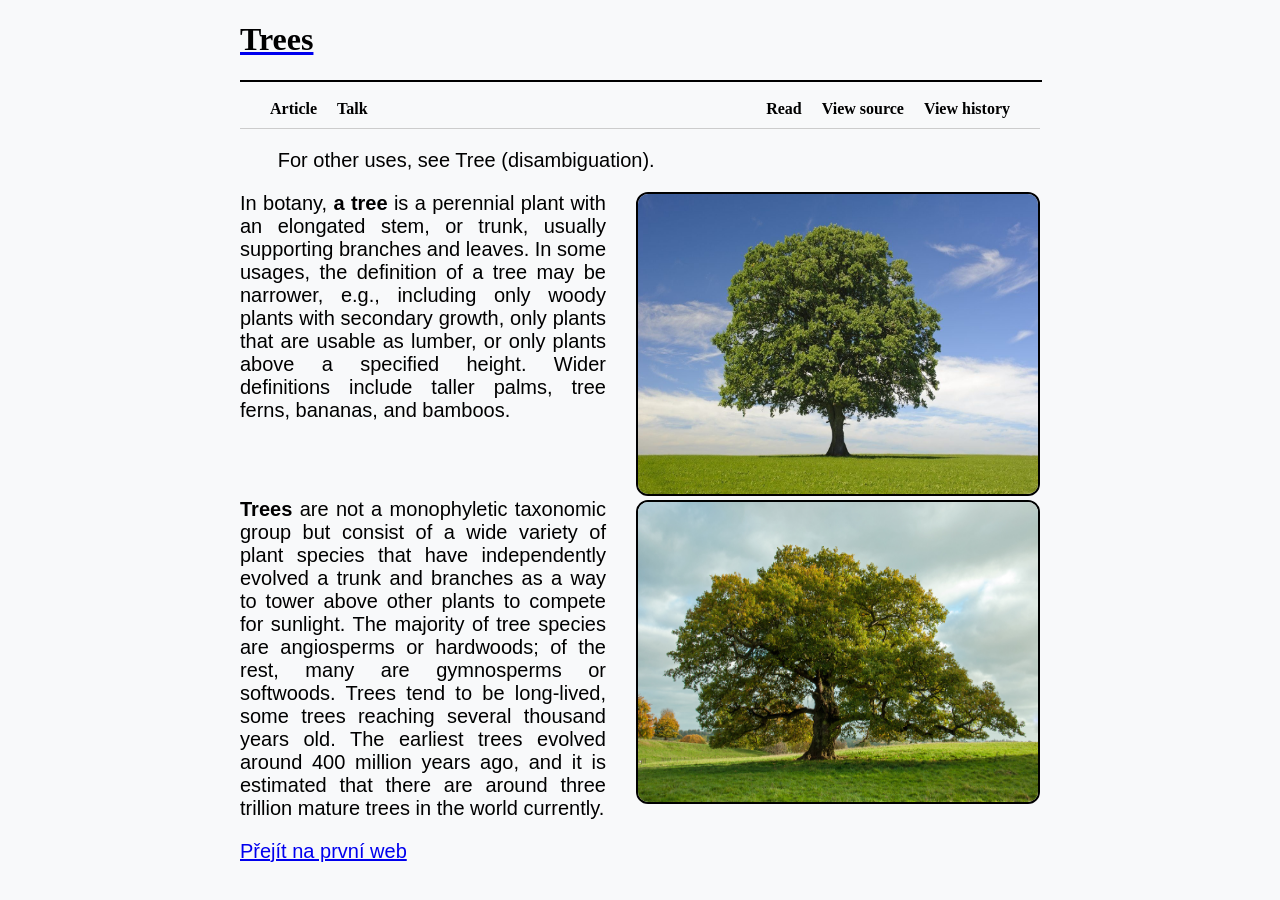
<file: Moje projekty/index.html>
<!DOCTYPE html>
<html>
    <head>
        <meta charset="UTF-8">
        <title>Trees</title>
        <link rel="stylesheet" href="style.css">
    </head>
    <body>
        <a href="https://en.wikipedia.org/wiki/Tree" target="_blank">
            <h1>Trees</h1>
        </a>
        <hr width="800px" color="black">
        <!-- Navigation Header -->
    <nav>
        <div class="left-links">
            <ul>
                <li><a href="#">Article</a></li>
                <li><a href="#">Talk</a></li>
            </ul>
        </div>
        <div class="right-links">
            <ul>
                <li><a href="#">Read</a></li>
                <li><a href="#">View source</a></li>
                <li><a href="#">View history</a></li>
            </ul>
        </div>
    </nav>
        <div class="hatnote">
            <p style="text-indent:1cm;">For other uses, see Tree (disambiguation).</p>
        </div>
        <div style="float:right" width="400px" margin=auto>
            <img src="img/tree2.jpg" alt="Velký zelený strom" width="400px" height="300px">
            <br>
            <a href="https://en.wikipedia.org/wiki/Tree" target="_blank">
            <img src="img/tree.jpeg" alt="Velký zelený strom" width="400px" height="300px">
            </a>
        </div>
        <p> In botany, <b>a tree</b> is a perennial plant with an elongated stem, or trunk, 
            usually supporting branches and leaves. In some usages, the definition of a tree 
            may be narrower, e.g., including only woody plants with secondary growth, only 
            plants that are usable as lumber, or only plants above a specified height. 
            Wider definitions include taller palms, tree ferns, bananas, and bamboos.
        </p>
        <br>
        <br>
        <p><b>Trees</b> are not a monophyletic taxonomic group but consist 
            of a wide variety of plant species that have independently 
            evolved a trunk and branches as a way to tower above other 
            plants to compete for sunlight. The majority of tree species are 
            angiosperms or hardwoods; of the rest, many are gymnosperms 
            or softwoods. Trees tend to be long-lived, some trees reaching 
            several thousand years old. The earliest trees evolved around 
            400 million years ago, and it is estimated that there are around 
            three trillion mature trees in the world currently.
        </p>
        <p><a href="první web.html" target="_blank">Přejít na první web</a></p>
    </body>
</html>
</file>
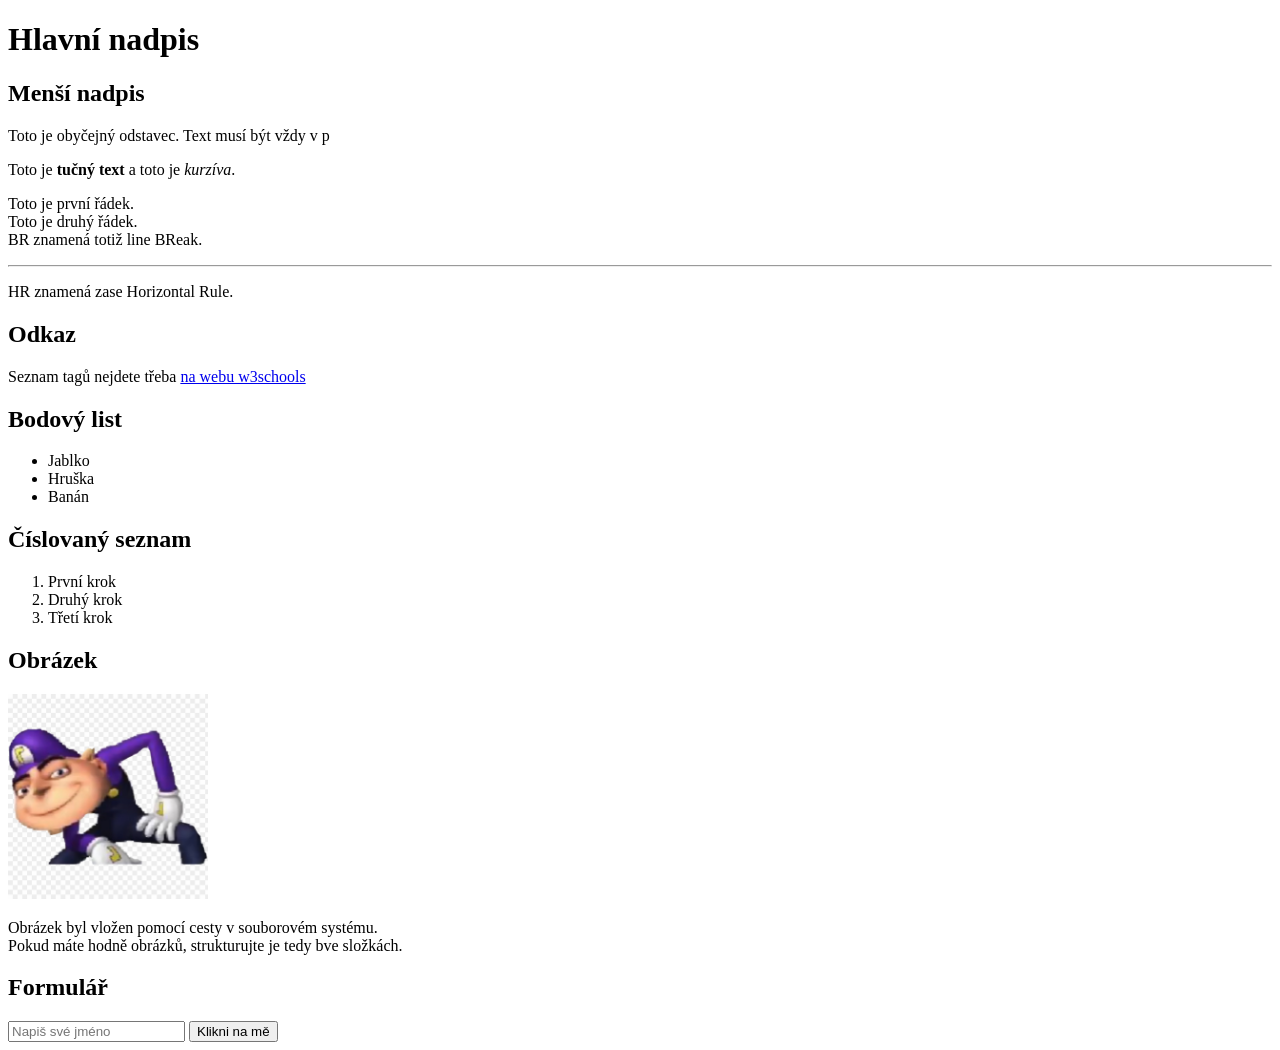
<file: 1. staticky_web/1.1. jednoduche_tagy/index.html>
<!DOCTYPE html>
<html>
<head>
    <title>Moje první stránka</title>
</head>

<body>

    <h1>Hlavní nadpis</h1>
    <h2>Menší nadpis</h2>

    <p>Toto je obyčejný odstavec. Text musí být vždy v p</p>
	
	
	<!-- komentář není na stránce vidět-->
	<!-- smrdíš -->
    <p>
        Toto je <b>tučný text</b>
        a toto je <i>kurzíva</i>.
    </p>

    <p>
        Toto je první řádek.<br>
        Toto je druhý řádek.<br>
		BR znamená totiž line BReak.
    </p>

    <hr>
	
	<p>HR znamená zase Horizontal Rule.</p>

    <h2>Odkaz</h2>

    <p> Seznam tagů nejdete třeba <a href="https://www.w3schools.com/TAGS/default.asp">na webu w3schools</a></p>

    <h2>Bodový list</h2>


    <ul>
        <li>Jablko</li>
        <li>Hruška</li>
        <li>Banán</li>
    </ul>

    <h2>Číslovaný seznam</h2>

    <ol>
        <li>První krok</li>
        <li>Druhý krok</li>
        <li>Třetí krok</li>
    </ol>

    
    <h2>Obrázek</h2>

    <img src="wagruigy.png" width="200px" alt="Ukázkový obrázek">
	<p>Obrázek byl vložen pomocí cesty v souborovém systému. <br> Pokud máte hodně obrázků, strukturujte je tedy bve složkách.</p>


    <h2>Formulář</h2>

    <input type="text" placeholder="Napiš své jméno">

    <button>Klikni na mě</button>

</body>
</html>
</file>
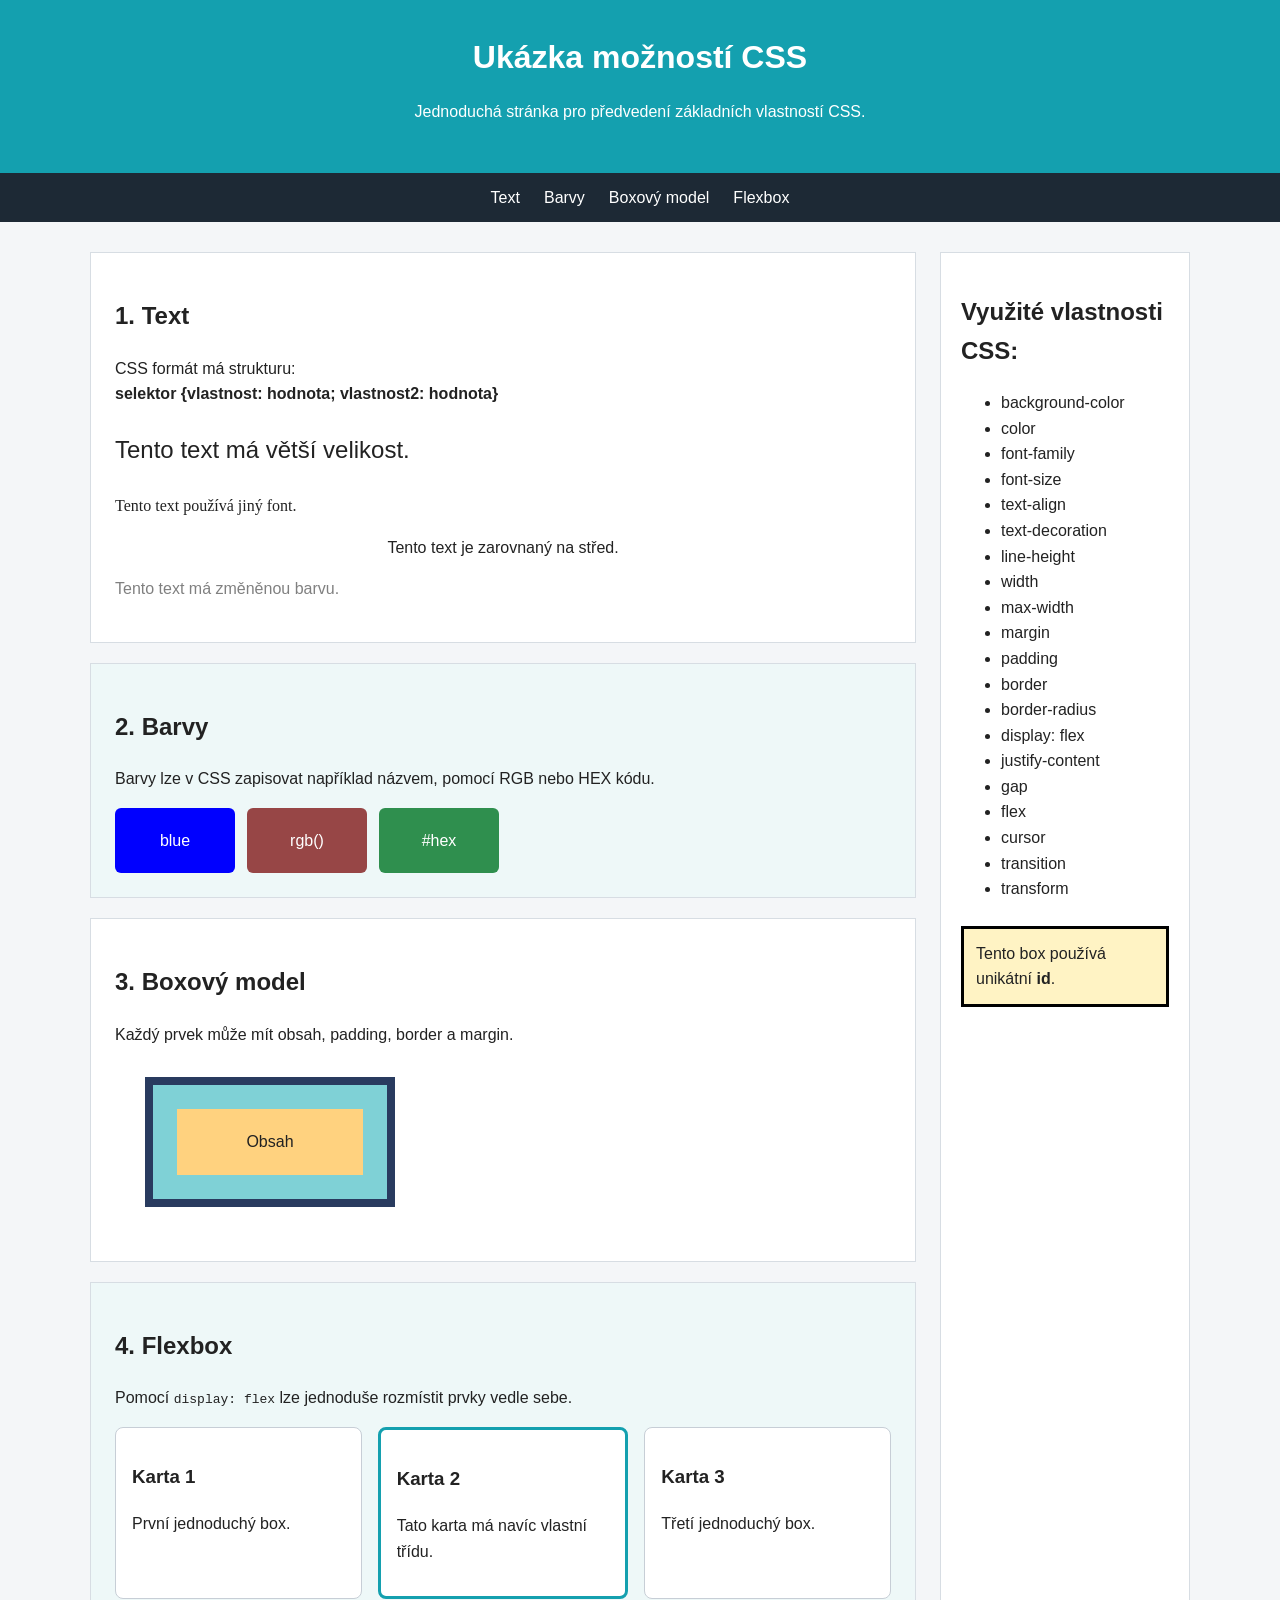
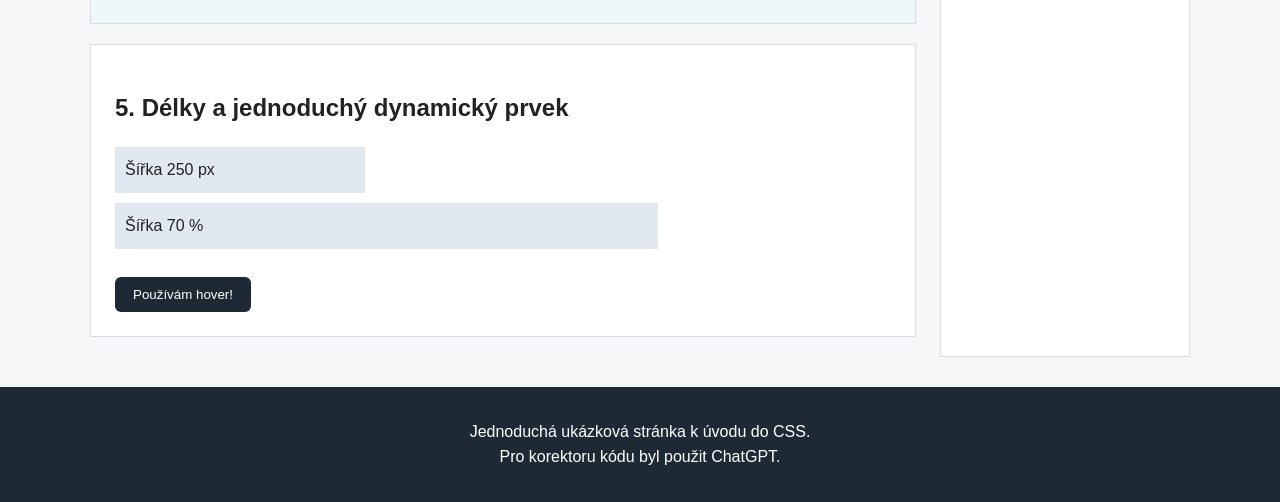
<file: 1. staticky_web/1.2 vyuziti_css/index.html>
<!doctype html>
<html lang="cs">
<head>
    <meta charset="utf-8">
    <meta name="viewport" content="width=device-width, initial-scale=1">
    <title>Ukázka CSS</title>
    <link rel="stylesheet" href="styles.css">
</head>
<body>

    <header class="site-header">
        <h1>Ukázka možností CSS</h1>
        <p>Jednoduchá stránka pro předvedení základních vlastností CSS.</p>
    </header>

    <nav class="navigation">
        <a href="#text">Text</a>
        <a href="#colors">Barvy</a>
        <a href="#box-model">Boxový model</a>
        <a href="#flexbox">Flexbox</a>
    </nav>

    <div class="page-layout">
        <main>
            <section id="text" class="section">
                <h2>1. Text</h2>
                <p>CSS formát má strukturu: <br><b> selektor   {vlastnost: hodnota; vlastnost2: hodnota}</b></p>
                <p class="large-text">Tento text má větší velikost.</p>
                <p class="different-font">Tento text používá jiný font.</p>
                <p class="centered-text">Tento text je zarovnaný na střed.</p>
                <p class="muted-text">Tento text má změněnou barvu.</p>
            </section>

            <section id="colors" class="section alternate">
                <h2>2. Barvy</h2>
                <p>Barvy lze v CSS zapisovat například názvem, pomocí RGB nebo HEX kódu.</p>

                <div class="color-row">
                    <div class="color-box color-name">blue</div>
                    <div class="color-box color-rgb">rgb()</div>
                    <div class="color-box color-hex">#hex</div>
                </div>
            </section>

            <section id="box-model" class="section">
                <h2>3. Boxový model</h2>
                <p>Každý prvek může mít obsah, padding, border a margin.</p>

                <div class="box-example">
                    <div class="box-content">Obsah</div>
                </div>
            </section>

            <section id="flexbox" class="section alternate">
                <h2>4. Flexbox</h2>
                <p>Pomocí <code>display: flex</code> lze jednoduše rozmístit prvky vedle sebe.</p>

                <div class="cards">
                    <article class="card">
                        <h3>Karta 1</h3>
                        <p>První jednoduchý box.</p>
                    </article>

                    <article class="card featured-card">
                        <h3>Karta 2</h3>
                        <p>Tato karta má navíc vlastní třídu.</p>
                    </article>

                    <article class="card">
                        <h3>Karta 3</h3>
                        <p>Třetí jednoduchý box.</p>
                    </article>
                </div>
            </section>

            <section class="section">
                <h2>5. Délky a jednoduchý dynamický prvek</h2>

                <div class="fixed-width">Šířka 250 px</div>
                <div class="relative-width">Šířka 70 %</div>

                <button class="demo-button">Používám hover!</button>
            </section>
        </main>

        <aside class="sidebar">
            <h2>Využité vlastnosti CSS:</h2>

            <ul>
                <li>background-color</li>
                <li>color</li>
                <li>font-family</li>
                <li>font-size</li>
                <li>text-align</li>
                <li>text-decoration</li>
                <li>line-height</li>
                <li>width</li>
                <li>max-width</li>
                <li>margin</li>
                <li>padding</li>
                <li>border</li>
                <li>border-radius</li>
                <li>display: flex</li>
                <li>justify-content</li>
                <li>gap</li>
                <li>flex</li>
                <li>cursor</li>
                <li>transition</li>
                <li>transform</li>
            </ul>

            <p id="unique-note">
                Tento box používá unikátní <strong>id</strong>.
            </p>
        </aside>
    </div>

    <footer class="site-footer">
        <p>Jednoduchá ukázková stránka k úvodu do CSS.<br> Pro korektoru kódu byl použit ChatGPT.</p>
    </footer>

</body>
</html>
</file>
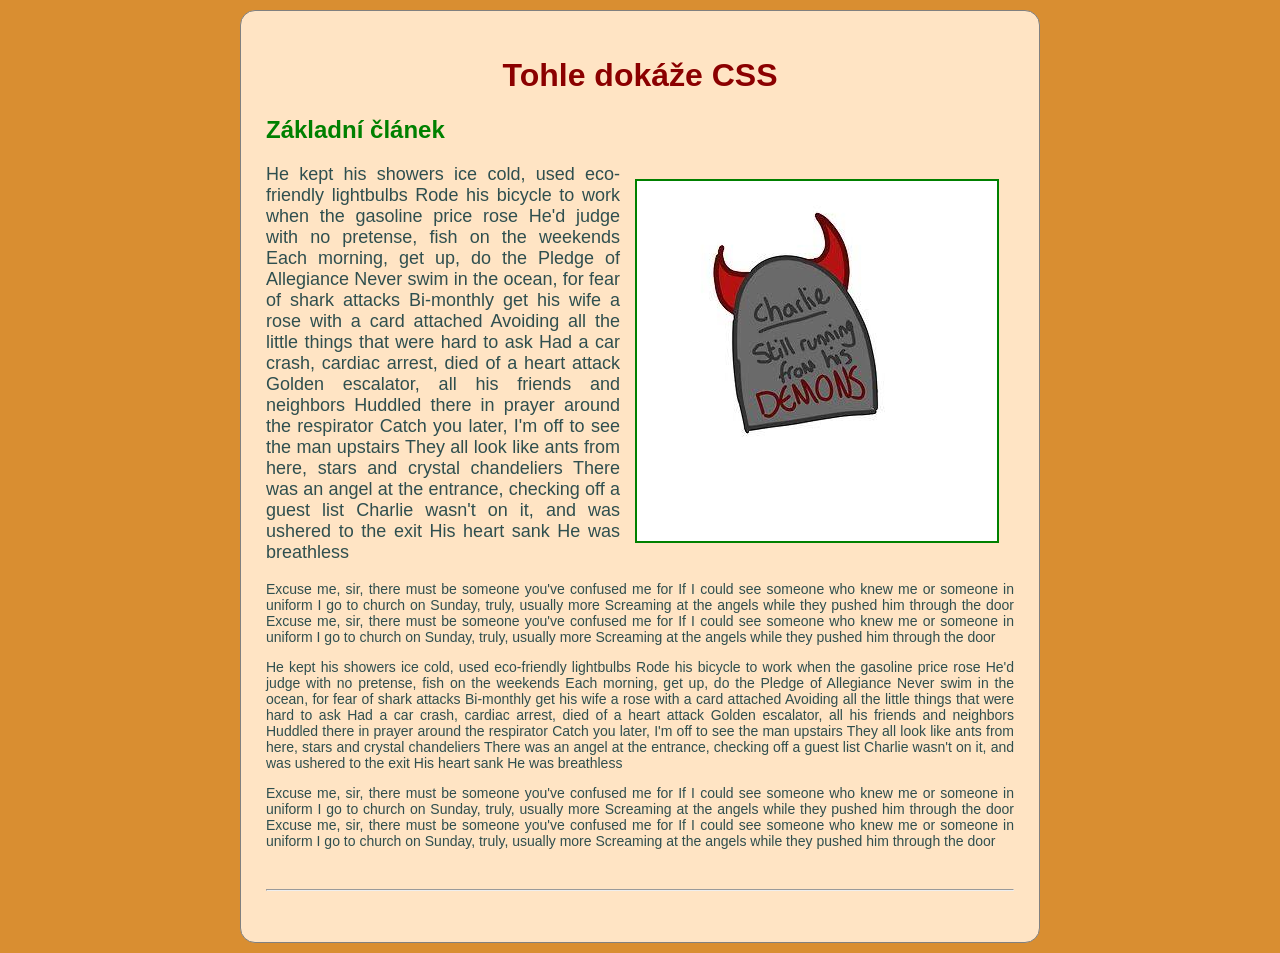
<file: 1. staticky_web/1.3 css_z_hodin/index.html>
<!DOCTYPE html>
<html lang="cs">
<head>
    <meta charset="UTF-8">
    <meta name="viewport" content="width=device-width, initial-scale=1.0">
    <title>Moje první CSS!</title>
    <link rel="stylesheet" href="styles.css">
</head>
<body>
    <div>
    <h1>Tohle dokáže CSS</h1>
    <h2>Základní článek</h2>
    <img src="charlie.jpg" alt="Charlie´s inferno">

    <p style="font-size:18px">He kept his showers ice cold, used eco-friendly lightbulbs
Rode his bicycle to work when the gasoline price rose
He'd judge with no pretense, fish on the weekends
Each morning, get up, do the Pledge of Allegiance
Never swim in the ocean, for fear of shark attacks
Bi-monthly get his wife a rose with a card attached
Avoiding all the little things that were hard to ask
Had a car crash, cardiac arrest, died of a heart attack
Golden escalator, all his friends and neighbors
Huddled there in prayer around the respirator
Catch you later, I'm off to see the man upstairs
They all look like ants from here, stars and crystal chandeliers
There was an angel at the entrance, checking off a guest list
Charlie wasn't on it, and was ushered to the exit
His heart sank
He was breathless</p>

    <p>Excuse me, sir, there must be someone you've confused me for
If I could see someone who knew me or someone in uniform
I go to church on Sunday, truly, usually more
Screaming at the angels while they pushed him through the door
Excuse me, sir, there must be someone you've confused me for
If I could see someone who knew me or someone in uniform
I go to church on Sunday, truly, usually more
Screaming at the angels while they pushed him through the door</p>


    <p>He kept his showers ice cold, used eco-friendly lightbulbs
Rode his bicycle to work when the gasoline price rose
He'd judge with no pretense, fish on the weekends
Each morning, get up, do the Pledge of Allegiance
Never swim in the ocean, for fear of shark attacks
Bi-monthly get his wife a rose with a card attached
Avoiding all the little things that were hard to ask
Had a car crash, cardiac arrest, died of a heart attack
Golden escalator, all his friends and neighbors
Huddled there in prayer around the respirator
Catch you later, I'm off to see the man upstairs
They all look like ants from here, stars and crystal chandeliers
There was an angel at the entrance, checking off a guest list
Charlie wasn't on it, and was ushered to the exit
His heart sank
He was breathless</p>

    <p>Excuse me, sir, there must be someone you've confused me for
If I could see someone who knew me or someone in uniform
I go to church on Sunday, truly, usually more
Screaming at the angels while they pushed him through the door
Excuse me, sir, there must be someone you've confused me for
If I could see someone who knew me or someone in uniform
I go to church on Sunday, truly, usually more
Screaming at the angels while they pushed him through the door</p>
<br>
<hr>
<br>
</div>
</body>
</html>
</file>
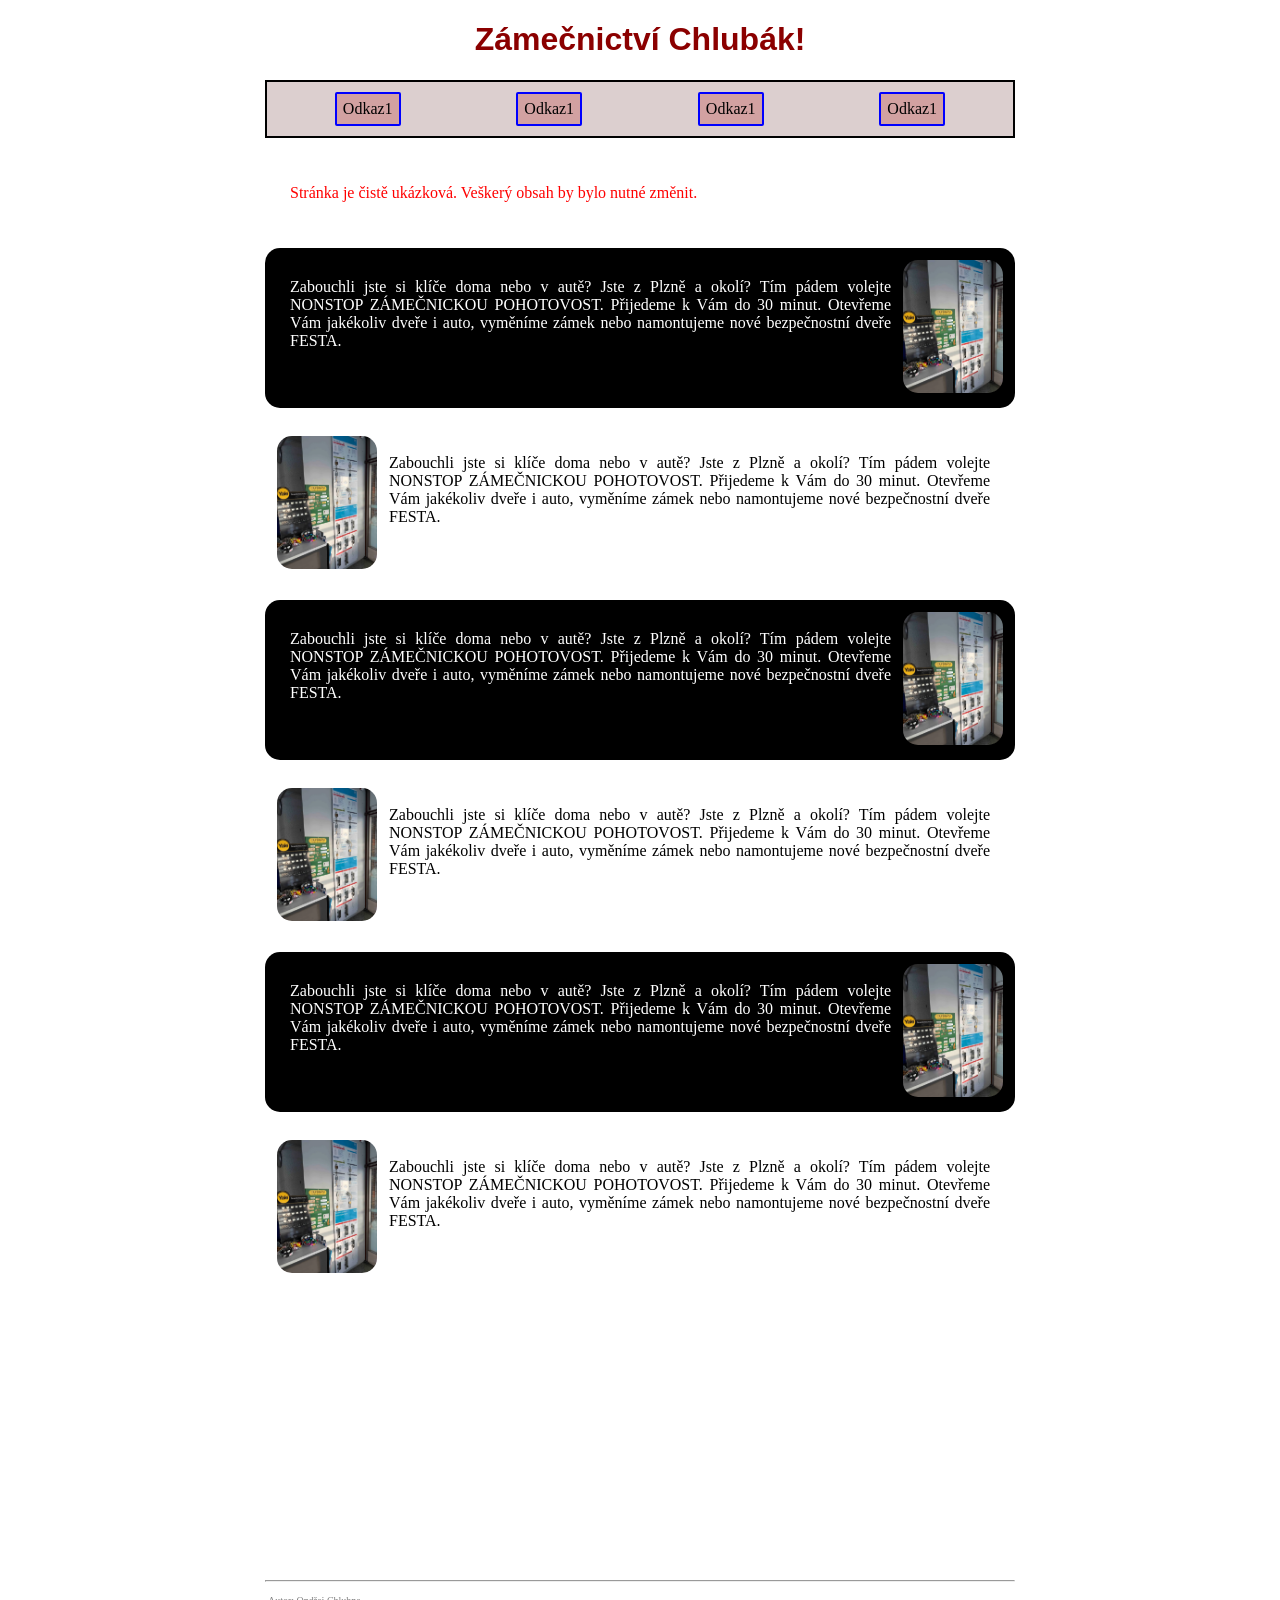
<file: 1. staticky_web/1.4 zamecnictvi_z_hodin/index.html>
<!DOCTYPE html>
<html lang="cs">
<head>
    <meta charset="UTF-8">
    <meta name="viewport" content="width=device-width, initial-scale=1.0">
    <title>Zámečnictví Chlubák!</title>
    <link rel="stylesheet" href="styles.css">
    <link rel="icon" href="favicon.png">
    <meta name="referrer" content="strict-origin-when-cross-origin">
</head>
<body>
    <h1 id="nazev">Zámečnictví Chlubák!</h1>
    <div id="nav">
        <a  href="index.html">Odkaz1</a>
        <a  href="index.html">Odkaz1</a>
        <a  href="index.html">Odkaz1</a>
        <a  href="index.html">Odkaz1</a>
    </div>
    <!-- Stránka je čistě ukázková. Veškerý obsah by bylo nutné změnit. --> 
    <p style="color:red;">Stránka je čistě ukázková. Veškerý obsah by bylo nutné změnit.</p>

    <div class="cerny">
        <img class="vpravo" src="zamek.webp" alt="fotka zamecnictvi">
        <p>Zabouchli jste si klíče doma nebo v autě? Jste z Plzně a okolí? Tím pádem volejte NONSTOP ZÁMEČNICKOU POHOTOVOST. Přijedeme k Vám do 30 minut. Otevřeme Vám jakékoliv dveře i auto, vyměníme zámek nebo namontujeme nové bezpečnostní dveře FESTA.</p>
    </div>

    <div class="bily">
        <img class="vlevo" src="zamek.webp" alt="fotka zamecnictvi">
        <p>Zabouchli jste si klíče doma nebo v autě? Jste z Plzně a okolí? Tím pádem volejte NONSTOP ZÁMEČNICKOU POHOTOVOST. Přijedeme k Vám do 30 minut. Otevřeme Vám jakékoliv dveře i auto, vyměníme zámek nebo namontujeme nové bezpečnostní dveře FESTA.</p>
    </div>  

    <div class="cerny">
        <img class="vpravo" src="zamek.webp" alt="fotka zamecnictvi">
        <p>Zabouchli jste si klíče doma nebo v autě? Jste z Plzně a okolí? Tím pádem volejte NONSTOP ZÁMEČNICKOU POHOTOVOST. Přijedeme k Vám do 30 minut. Otevřeme Vám jakékoliv dveře i auto, vyměníme zámek nebo namontujeme nové bezpečnostní dveře FESTA.</p>
    </div>

    <div class="bily">
        <img class="vlevo" src="zamek.webp" alt="fotka zamecnictvi">
        <p>Zabouchli jste si klíče doma nebo v autě? Jste z Plzně a okolí? Tím pádem volejte NONSTOP ZÁMEČNICKOU POHOTOVOST. Přijedeme k Vám do 30 minut. Otevřeme Vám jakékoliv dveře i auto, vyměníme zámek nebo namontujeme nové bezpečnostní dveře FESTA.</p>
    </div>  

    <div class="cerny">
        <img class="vpravo" src="zamek.webp" alt="fotka zamecnictvi">
        <p>Zabouchli jste si klíče doma nebo v autě? Jste z Plzně a okolí? Tím pádem volejte NONSTOP ZÁMEČNICKOU POHOTOVOST. Přijedeme k Vám do 30 minut. Otevřeme Vám jakékoliv dveře i auto, vyměníme zámek nebo namontujeme nové bezpečnostní dveře FESTA.</p>
    </div>

    <div class="bily">
        <img class="vlevo" src="zamek.webp" alt="fotka zamecnictvi">
        <p>Zabouchli jste si klíče doma nebo v autě? Jste z Plzně a okolí? Tím pádem volejte NONSTOP ZÁMEČNICKOU POHOTOVOST. Přijedeme k Vám do 30 minut. Otevřeme Vám jakékoliv dveře i auto, vyměníme zámek nebo namontujeme nové bezpečnostní dveře FESTA.</p>
    </div>  

    <div style="text-align: center;">
        <iframe style="border:none" src="https://mapy.com/s/pefanujota" width="400" height="280" frameborder="0"></iframe>
    </div>

    <hr>
    <p id="footer-text">Autor: Ondřej Chlubna</p>
</body>
</html>
</file>
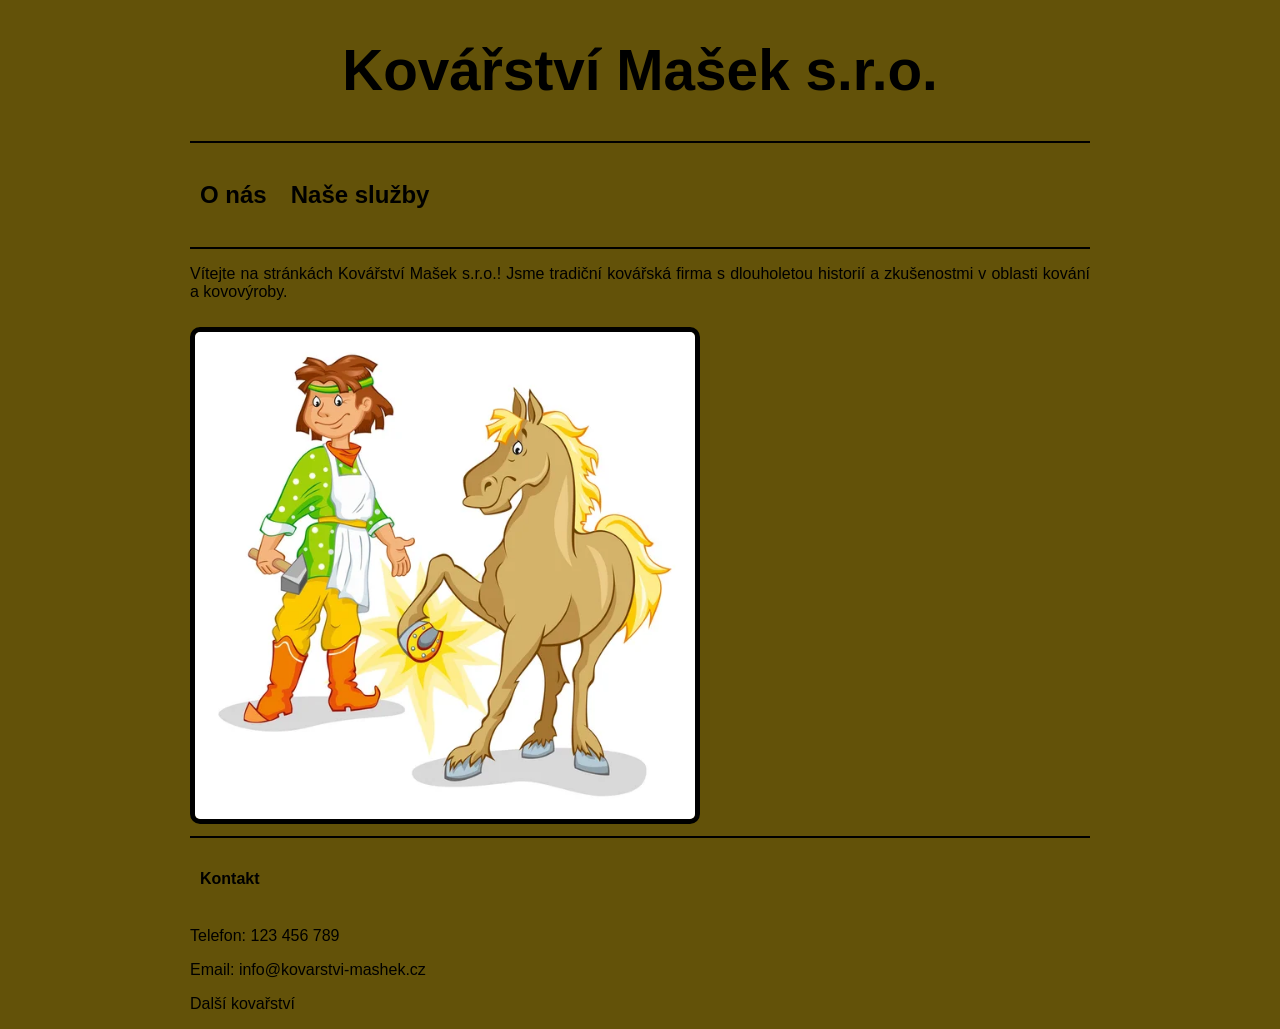
<file: Testy/test 2.10.2026/index.html>
<!DOCTYPE html>
<html lang="cs">
<head>
    <meta charset="UTF-8">
    <meta name="viewport" content="width=device-width, initial-scale=1.0">
    <title>Kovářství Mašek s.r.o.</title>
    <link rel="stylesheet" href="kovarstvi.css">
</head>
<body>
    <h1>Kovářství Mašek s.r.o.</h1>
    <hr>
    <a href="o-nas.html"><h2>O nás</h2></a>
    <h2>Naše služby</h2>
    <hr>
    <p>Vítejte na stránkách Kovářství Mašek s.r.o.! Jsme tradiční kovářská firma s dlouholetou historií a zkušenostmi v oblasti kování a kovovýroby.</p>
    <img src="depositphotos_19922727-stock-illustration-blacksmith-and-horse.jpg" alt="Kovář při práci" width="500px">
    <hr>
    <h2 class="kontakt">Kontakt</h2>
    <p>Telefon: 123 456 789</p>
    <p>Email: info@kovarstvi-mashek.cz</p>
    <a href="http://www.kovarstvi-hajducek.cz/" target="_blank"><p>Další kovařství</p></a>
    </body>
</html>
</file>
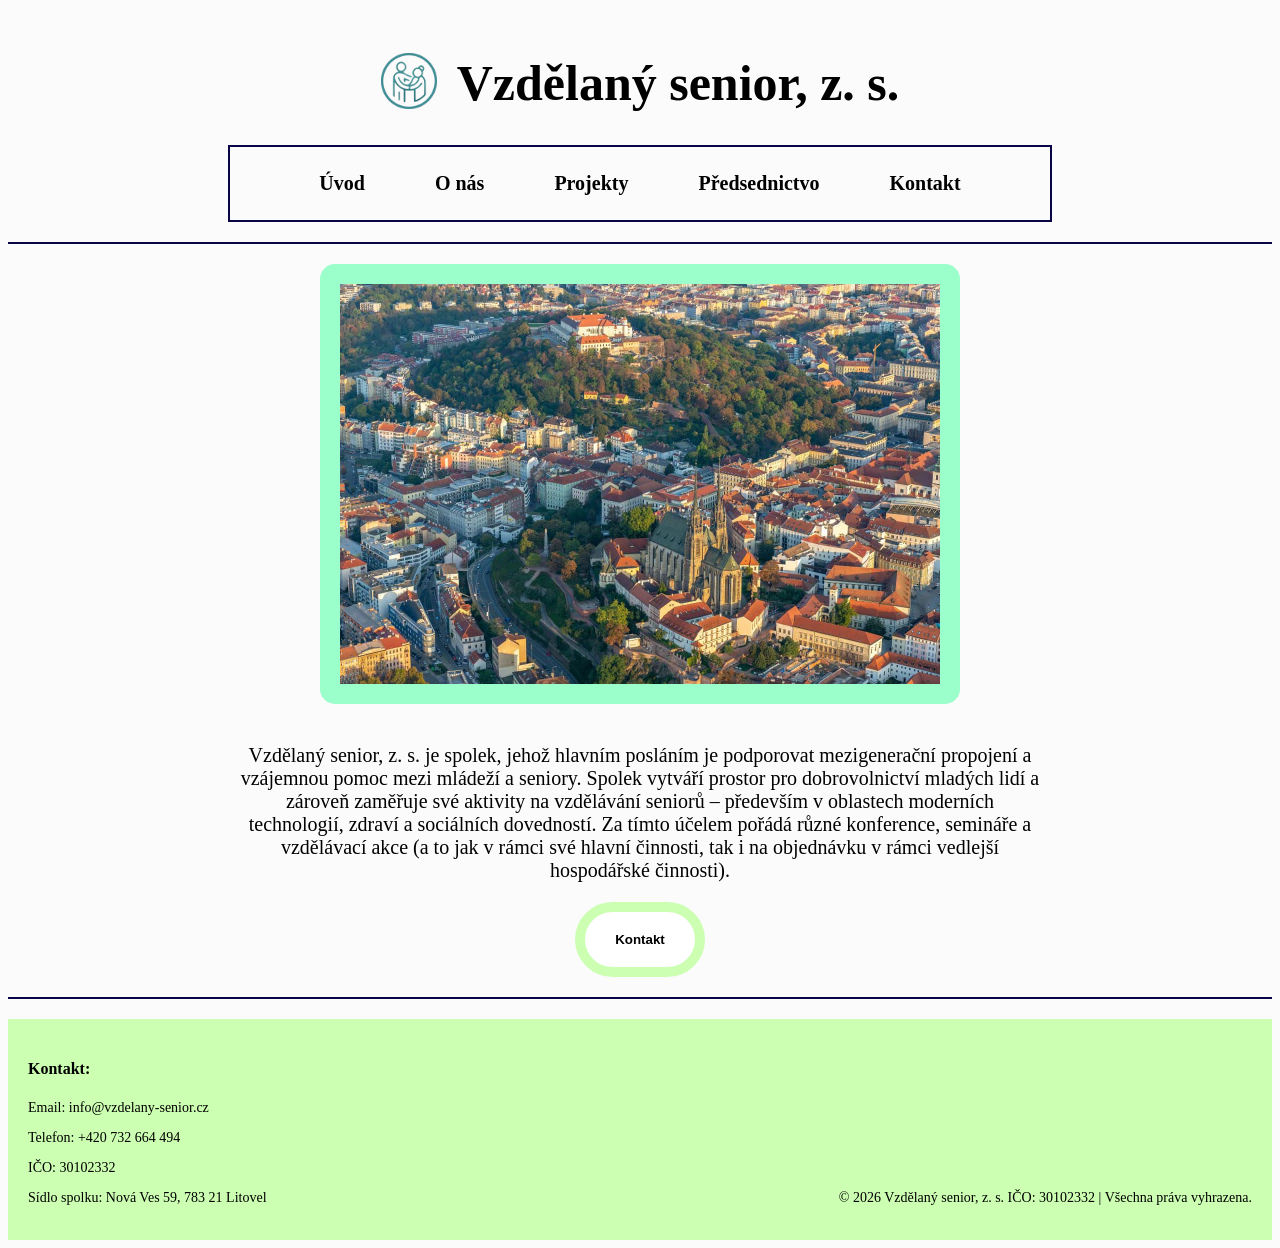
<file: Moje projekty/Školní projekty/Projekt 1 - Informační web/index.html>
<!DOCTYPE html>
<html lang="cs">
<head>
    <meta charset="UTF-8">
    <meta name="viewport" content="width=device-width, initial-scale=1.0">
    <title>Vzdělaný senior, z. s.</title>
    <link rel="stylesheet" href="style.css">
    <link rel="icon" href="Vzdělaný_senior-removebg-preview.png" type="image/png">
</head>
<body>
    <div id="hlavicka">
        <a href="index.html">
            <img class="logo" src="Vzdělaný_senior-removebg-preview.png" alt="Logo organizace Vzdělaný senior, z. s.">
        </a>
        <h1 id="nadpis">Vzdělaný senior, z. s.</h1>
    </div>
    <div id="nav">
        <a class="nav-a" href="index.html">Úvod</a>
        <a class="nav-a" href="o-nas.html">O nás</a>
        <a class="nav-a" href="projekty.html">Projekty</a>
        <a class="nav-a" href="predsednictvo.html">Předsednictvo</a>
        <a class="nav-a" href="kontakt.html">Kontakt</a>
    </div>
    <hr>
    <div class="uvodni-container">
        <img class="uvodni-obrazek" src="mesto-brno.jpg" alt="Obrázek města Brna">
        <p style="padding-top: 20px;">Vzdělaný senior, z. s. je spolek, jehož hlavním posláním je
podporovat mezigenerační propojení a vzájemnou pomoc mezi
mládeží a seniory. Spolek vytváří prostor pro dobrovolnictví
mladých lidí a zároveň zaměřuje své aktivity na vzdělávání seniorů –
především v oblastech moderních technologií, zdraví a sociálních
dovedností. Za tímto účelem pořádá různé konference, semináře a
vzdělávací akce (a to jak v rámci své hlavní činnosti, tak i na
objednávku v rámci vedlejší hospodářské činnosti). 
        </p>
    </div>
    <button>
        <a href="kontakt.html">Kontakt</a>
    </button>
    <hr>
    <footer>
        <div id="footer-left">
            <h4>Kontakt:</h4>
            <p>Email: info@vzdelany-senior.cz</p>
            <p>Telefon: +420 732 664 494</p>
            <p>IČO: 30102332</p>
            <p>Sídlo spolku: Nová Ves 59, 783 21 Litovel</p>
        </div>
        <br>
        <div id="footer-right">
            <p>&copy; 2026 Vzdělaný senior, z. s. IČO: 30102332 | Všechna práva vyhrazena.</p>
        </div>
    </footer>
</body>
</html>
</file>
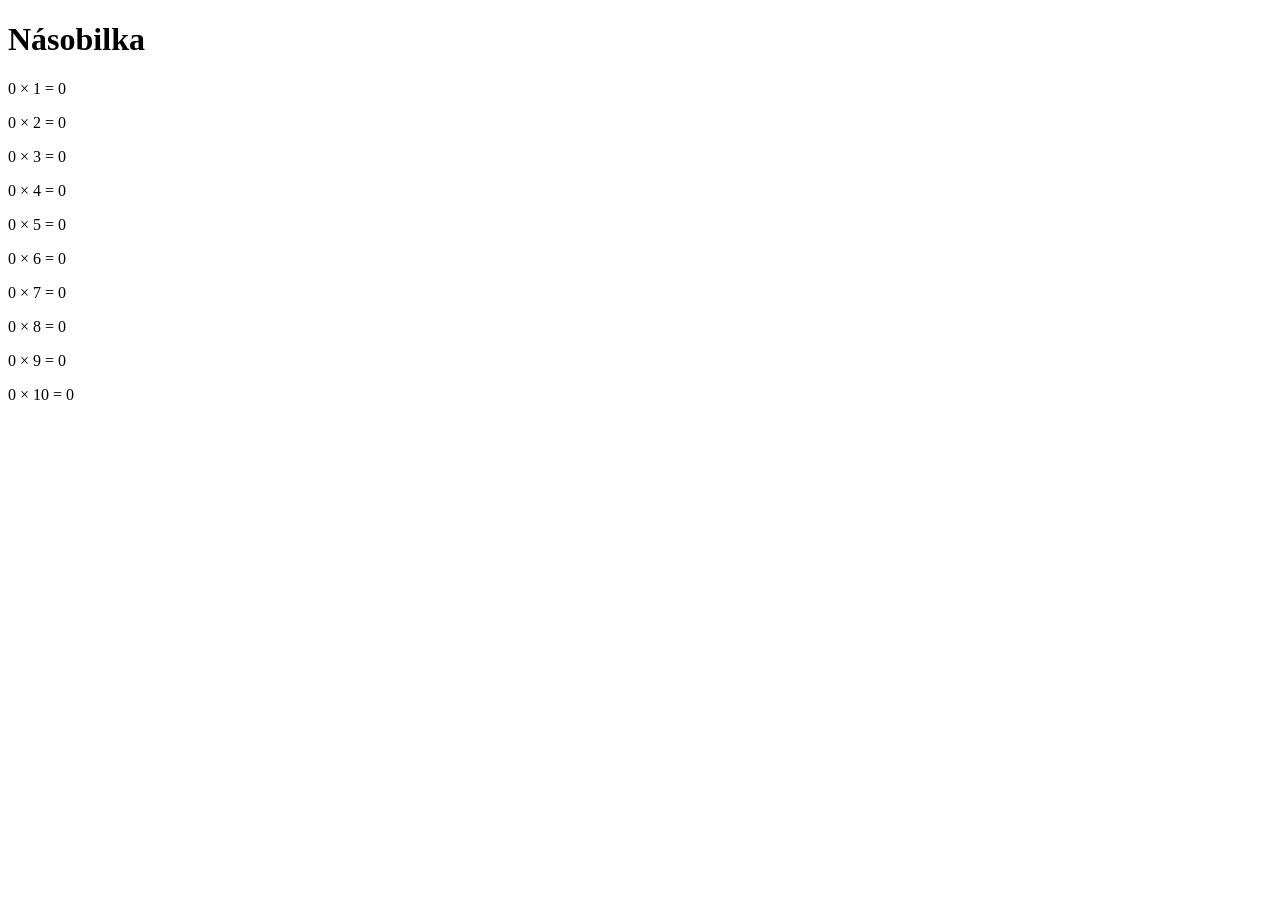
<file: 2. javascript/ukazka_cykly.html>
<!DOCTYPE html>
<html lang="cs">
<head>
    <meta charset="UTF-8">
    <meta name="viewport" content="width=device-width, initial-scale=1.0">
    <title>Ukázka: Cykly</title>
</head>
<body>
    <h1>Násobilka</h1>
    <div id="vysledek"></div>

    <script>
        let cislo = Number(prompt("Zadej číslo pro násobilku:"));
        let vystup = "";

        // Cyklus postupně vytváří 10 řádků násobilky.
        for (let i = 1; i <= 10; i++) {
            vystup = cislo + " × " + i + " = " + (cislo * i) + "\n";
            document.getElementById("vysledek").innerHTML += "<p>" + vystup + "</p>";
        }
    </script>
</body>
</html>
</file>
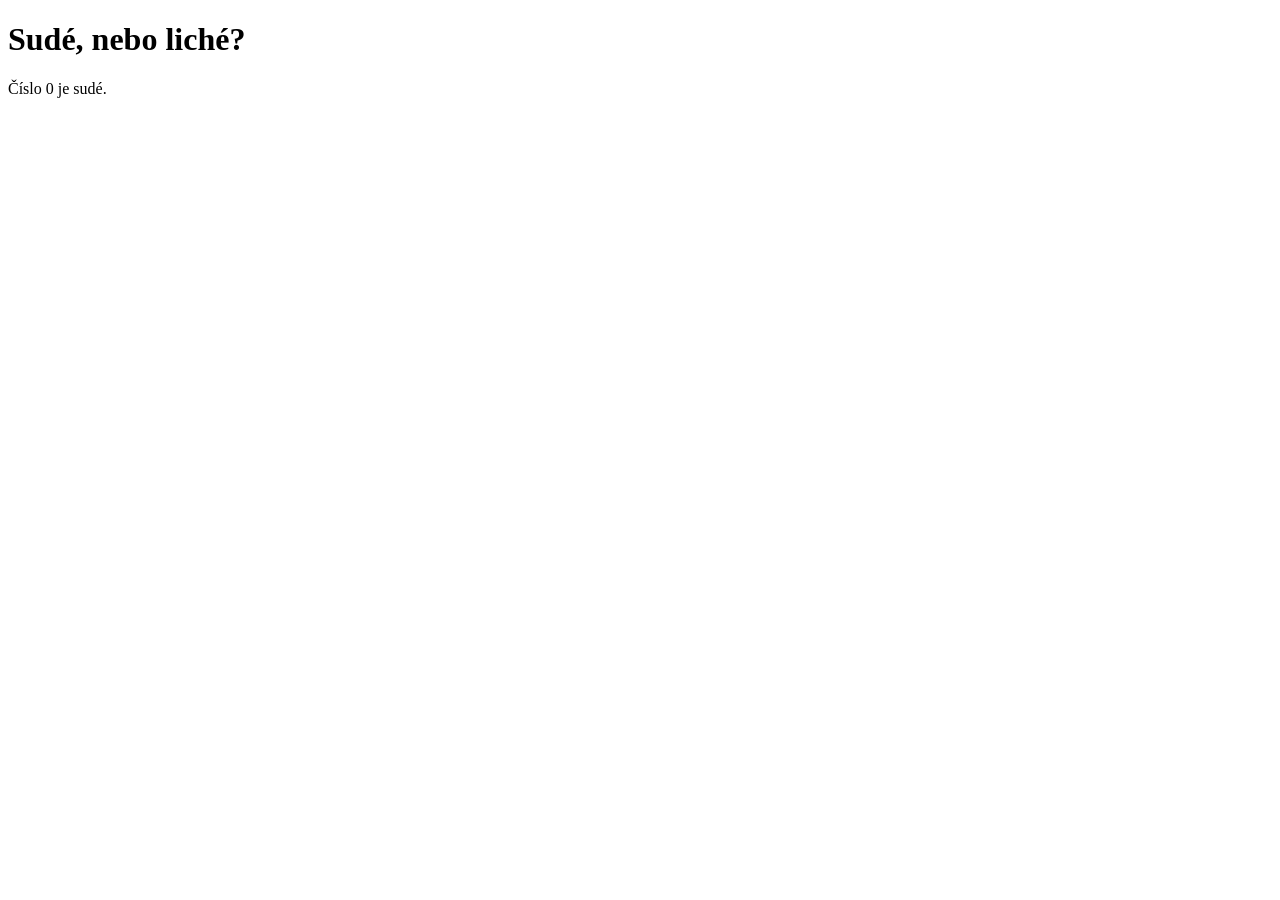
<file: 2. javascript/ukazka_podminky.html>
<!DOCTYPE html>
<html lang="cs">
<head>
    <meta charset="UTF-8">
    <meta name="viewport" content="width=device-width, initial-scale=1.0">
    <title>Ukázka: Podmínky</title>
</head>
<body>
    <h1>Sudé, nebo liché?</h1>
    <p id="vysledek"></p>

    <script>
        let cislo = Number(prompt("Zadej celé číslo:"));
        let zprava;

        // Operátor % vrací zbytek po dělení.
        if (cislo % 2 === 0) {
            zprava = "Číslo " + cislo + " je sudé.";
        } else {
            zprava = "Číslo " + cislo + " je liché.";
        }

        document.getElementById("vysledek").innerHTML = zprava;
    </script>
</body>
</html>
</file>
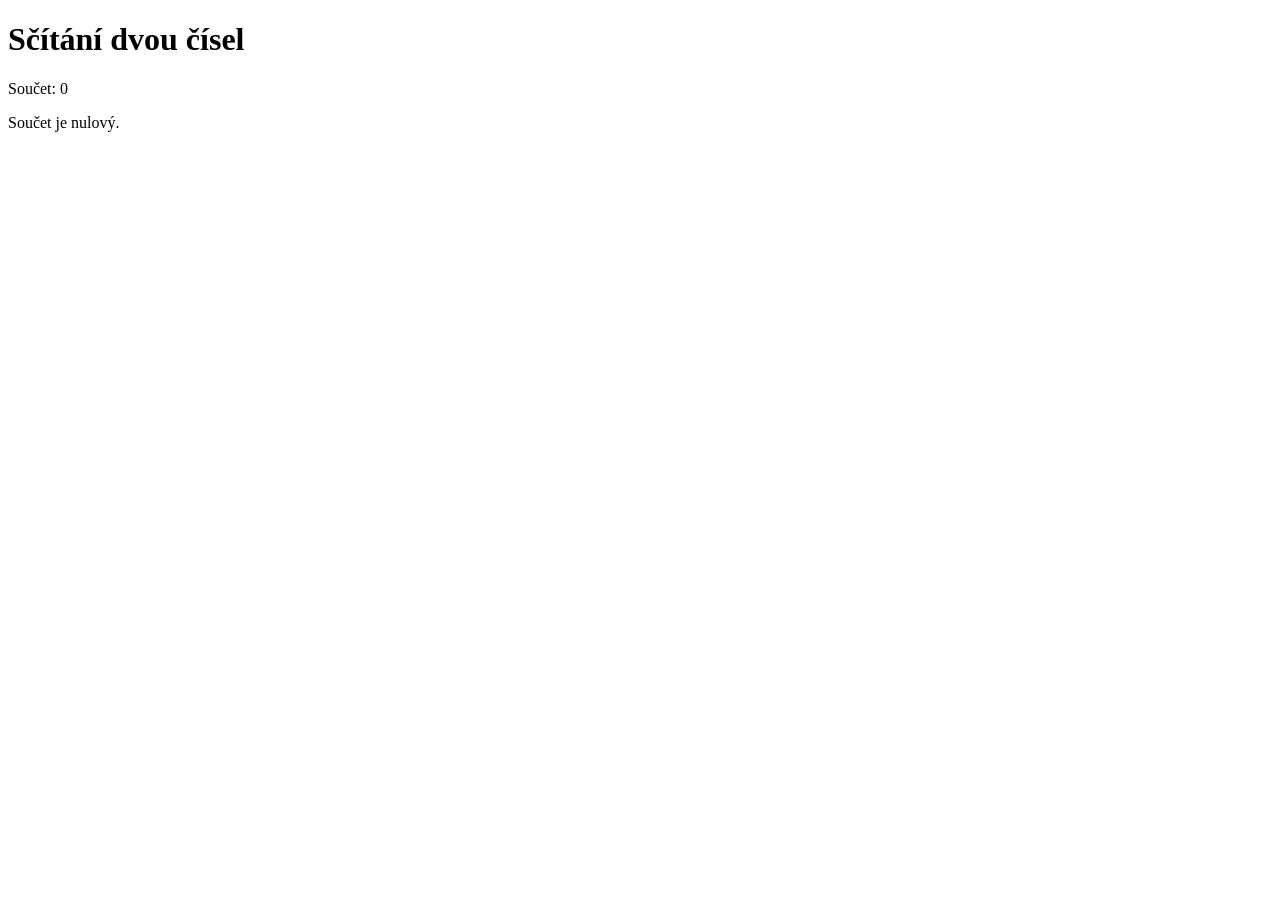
<file: 2. javascript/ukazka_vstup_vystup.html>
<!DOCTYPE html>
<html lang="cs">
<head>
    <meta charset="UTF-8">
    <meta name="viewport" content="width=device-width, initial-scale=1.0">
    <title> Ukázka: Vstup a výstup</title>
</head>
<body>
    <h1>Sčítání dvou čísel</h1>
    <p id="vysledek"></p>
    <p id="znamenko"></p>

    <script>
        // <script> se nejčastěji dává na konec <body>
        // prompt() vrací text, proto ho převedeme na číslo.
        let a = Number(prompt("Zadej první číslo:"));
        let b = Number(prompt("Zadej druhé číslo:"));

        let soucet = a + b;

        // textContent vypíše text do existujícího HTML prvku.
        document.getElementById("vysledek").innerHTML =
            "Součet: " + soucet;

        if (soucet > 0) {
            document.getElementById("znamenko").innerHTML =
            "Součet je kladný.";
        } else if (soucet == 0) {
            document.getElementById("znamenko").innerHTML =
            "Součet je nulový.";
        } else {
            document.getElementById("znamenko").innerHTML =
            "Součet je záporný.";
        }
    </script>
</body>
</html>
</file>
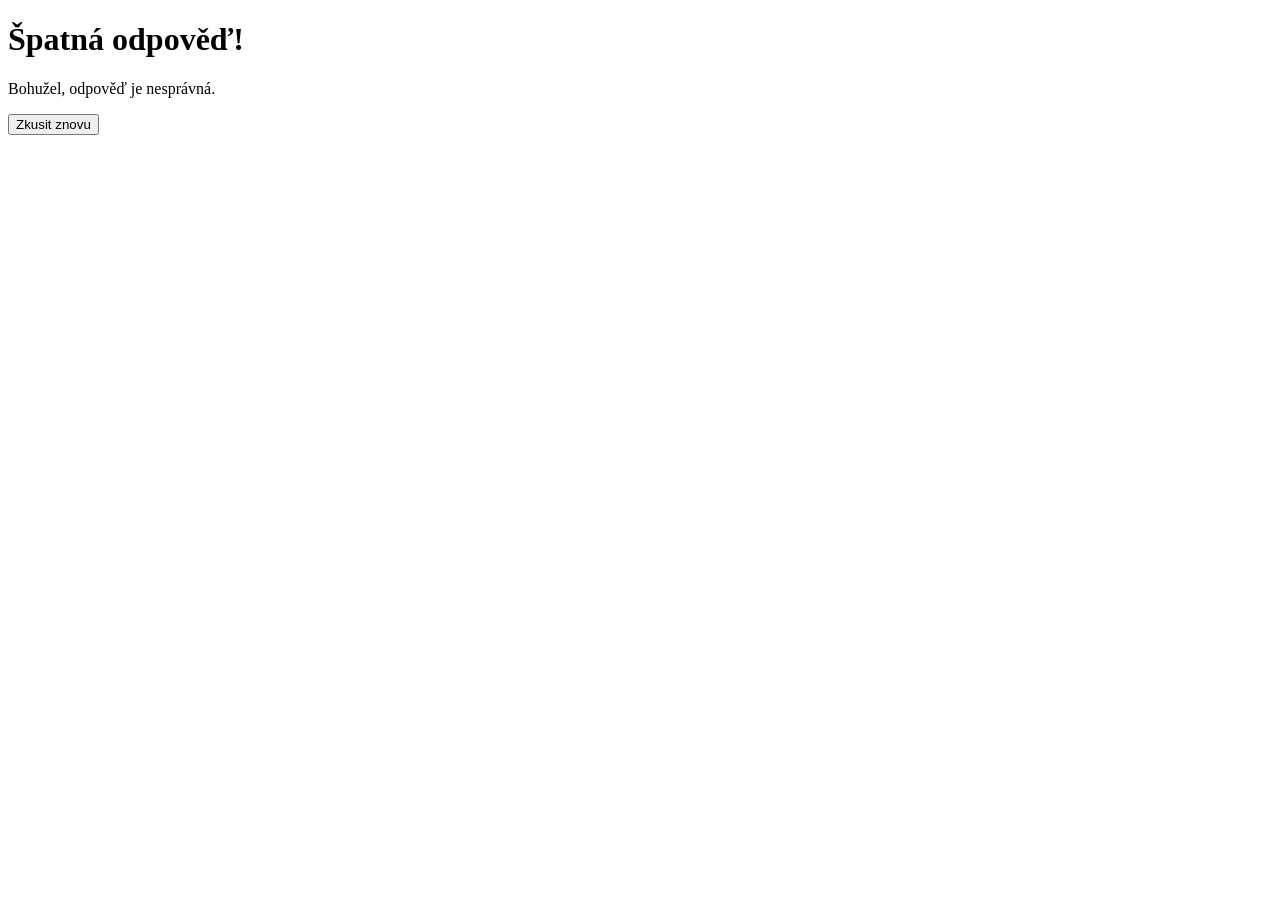
<file: Moje projekty/chyba.html>
<!DOCTYPE html>
<html lang="en">
<head>
    <meta charset="UTF-8">
    <meta name="viewport" content="width=device-width, initial-scale=1.0">
    <title>Špatná odpověď</title>
</head>
<body>
    <h1>Špatná odpověď!</h1>
    <p>Bohužel, odpověď je nesprávná.</p>
    <a href="kviz.html"><button>Zkusit znovu</button></a>
</body>
</html>
</file>
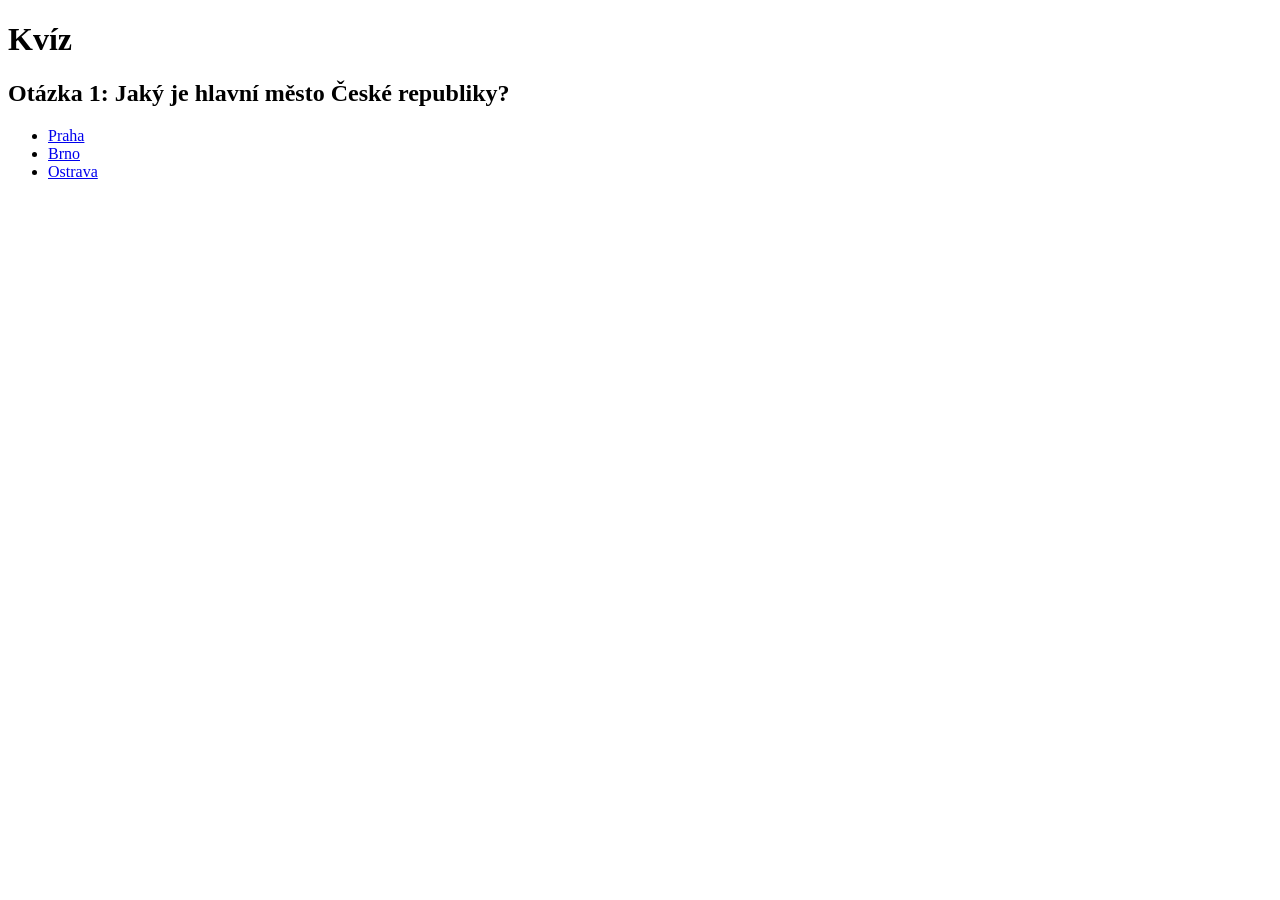
<file: Moje projekty/kviz.html>
<!DOCTYPE html>
<html lang="cs">
<head>
    <meta charset="UTF-8">
    <meta name="viewport" content="width=device-width, initial-scale=1.0">
    <title>Kvíz</title>
</head>
<body>
    <h1>Kvíz</h1>
    <h2>Otázka 1: Jaký je hlavní město České republiky?</h2>
    <ul>
        <li><a href="kviz2.html">Praha</a></li>
        <li><a href="chyba.html">Brno</a></li>
        <li><a href="chyba.html">Ostrava</a></li>
    </ul>
</body>
</html>
</file>
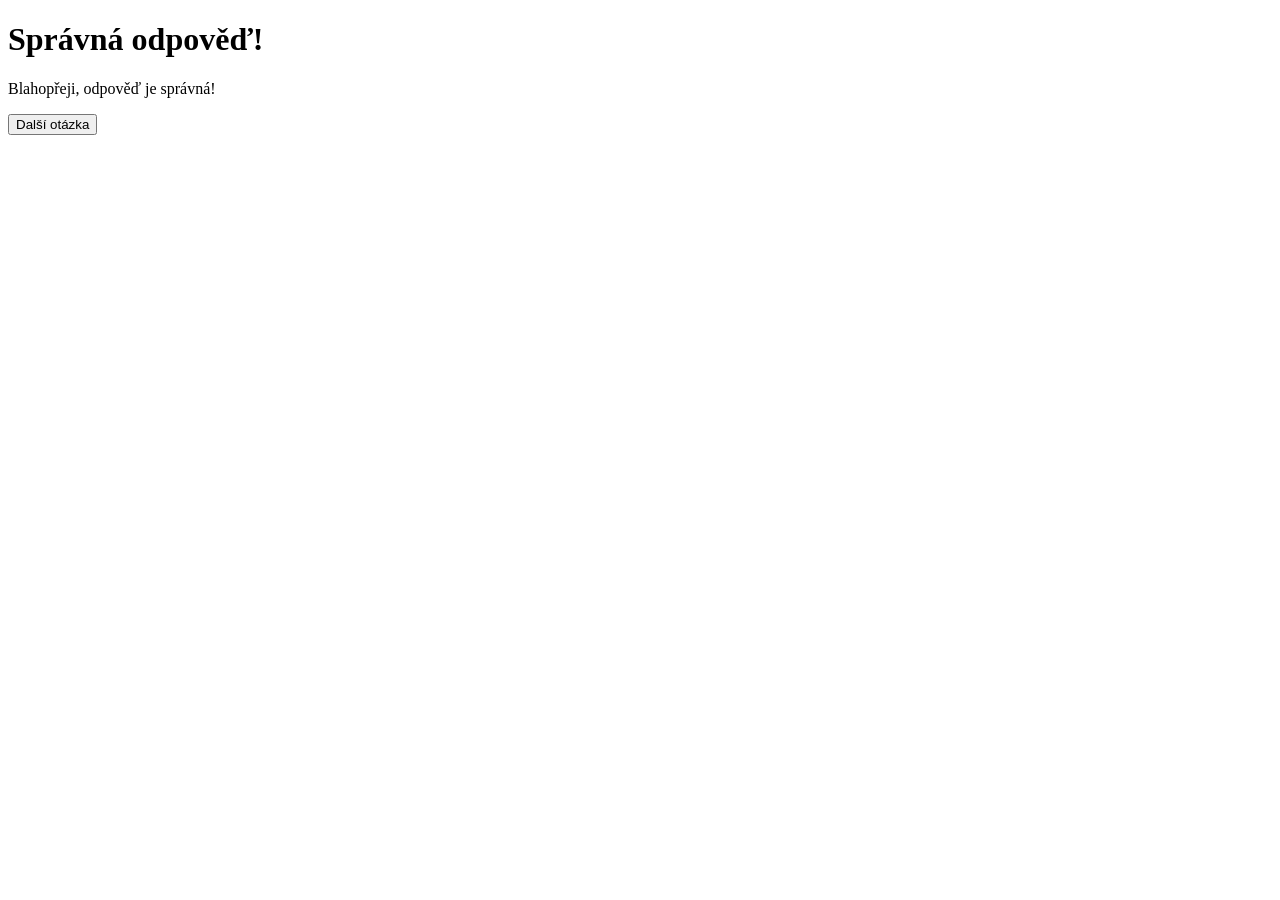
<file: Moje projekty/kviz2.html>
<!DOCTYPE html>
<html lang="en">
<head>
    <meta charset="UTF-8">
    <meta name="viewport" content="width=device-width, initial-scale=1.0">
    <title>Správná odpověď</title>
</head>
<body>
    <h1>Správná odpověď!</h1>
    <p>Blahopřeji, odpověď je správná!</p>
    <a href="kviz.html"><button>Další otázka</button></a>
</body>
</html>
</file>
<file: Moje projekty/style.css>
body {
                background-color:#f8f9fa;
                max-width: 800px;
                margin: auto;
                padding: 0;
            }
            h1 {
                color: rgb(0, 0, 0);
            }
            p {
                color: rgb(0, 0, 0);
                font-family: Arial, Helvetica, sans-serif;
                font-size: 20px;
                text-align: justify;
            }
            img {
                margin-left:30px;
                border-radius: 12px;
                border: 2px solid #000000;
            }
            h4 {
                display: inline-block;
                margin-right: 20px;
            }
            nav {
                background-color: #f8f9fa;
                padding: 10px 20px;
                border-bottom: 1px solid #ccc;
                display: flex;
                justify-content: space-between;
                align-items: center;
            }
            .left-links {
                display: flex;
            }
            .right-links {
                display: flex;
            }
            nav ul {
                list-style: none;
                margin: 0;
                padding: 0;
                display: flex;
            }
            nav li {
                margin: 0 10px;
            }
            nav li a {
                text-decoration: none;
                color: #000000;
                font-weight: bold;
            }
            nav li a:hover {
                color: #007bff;
            }
</file>
<file: 1. staticky_web/1.2 vyuziti_css/styles.css>
/* -------------------------------------------------
   ZÁKLAD STRÁNKY
   ------------------------------------------------- */

* {
    box-sizing: border-box;
}

body {
    margin: 0;
    font-family: Arial, sans-serif;
    color: #222;
    background-color: #f4f6f8;
    line-height: 1.6;
}

.site-header {
    background-color: rgb(20, 160, 175);
    color: white;
    text-align: center;
    padding: 32px 20px;
}

.site-header h1 {
    margin: 0;
}

.navigation {
    display: flex;
    justify-content: center;
    gap: 24px;

    background-color: #1d2935;
    padding: 12px;
}

.navigation a {
    color: white;
    text-decoration: none;
}

.navigation a:hover {
    text-decoration: underline;
}


/* -------------------------------------------------
   ROZLOŽENÍ
   ------------------------------------------------- */

.page-layout {
    display: flex;
    gap: 24px;

    width: 90%;
    max-width: 1100px;
    margin: 30px auto;
}

main {
    flex: 1;
}

.sidebar {
    width: 250px;
    background-color: white;
    border: 1px solid #d7dde3;
    padding: 20px;
}


/* -------------------------------------------------
   SEKCE
   ------------------------------------------------- */

.section {
    background-color: white;
    padding: 24px;
    margin-bottom: 20px;
    border: 1px solid #d7dde3;
}

.alternate {
    background-color: #eef8f8;
}


/* -------------------------------------------------
   TEXT
   ------------------------------------------------- */

.large-text {
    font-size: 24px;
}

.different-font {
    font-family: Georgia, serif;
}

.centered-text {
    text-align: center;
}

.muted-text {
    color: gray;
}


/* -------------------------------------------------
   BARVY
   ------------------------------------------------- */

.color-row {
    display: flex;
    gap: 12px;
    flex-wrap: wrap;
}

.color-box {
    width: 120px;
    padding: 20px 10px;
    color: white;
    text-align: center;
    border-radius: 6px;
}

.color-name {
    background-color: blue;
}

.color-rgb {
    background-color: rgb(151, 70, 70);
}

.color-hex {
    background-color: #2f8f4e;
}


/* -------------------------------------------------
   BOXOVÝ MODEL
   ------------------------------------------------- */

.box-example {
    width: 250px;

    margin: 30px;
    border: 8px solid #293b5f;
    padding: 24px;

    background-color: #7fd1d6;
}

.box-content {
    background-color: #ffd27f;
    padding: 20px;
    text-align: center;
}


/* -------------------------------------------------
   FLEXBOX A TŘÍDY
   ------------------------------------------------- */

.cards {
    display: flex;
    justify-content: space-between;
    gap: 16px;
}

.card {
    flex: 1;
    min-width: 150px;

    background-color: white;
    border: 1px solid #c7ced6;
    padding: 16px;
    border-radius: 8px;
}

.featured-card {
    border: 3px solid #14a0af;
}


/* -------------------------------------------------
   DÉLKY A HOVER
   ------------------------------------------------- */

.fixed-width,
.relative-width {
    background-color: #e2e8ef;
    margin: 10px 0;
    padding: 10px;
}

.fixed-width {
    width: 250px;
}

.relative-width {
    width: 70%;
}

.demo-button {
    margin-top: 18px;
    padding: 10px 18px;
    border: 0;
    border-radius: 6px;

    background-color: #1d2935;
    color: white;
    cursor: pointer;

    transition: transform 0.2s;
}

.demo-button:hover {
    transform: scale(1.08);
}


/* -------------------------------------------------
   ID – UNIKÁTNÍ PRVEK
   ------------------------------------------------- */

#unique-note {
    margin-top: 24px;
    padding: 12px;
    border: 3px solid black;
    background-color: #fff3c4;
}


/* -------------------------------------------------
   FOOTER
   ------------------------------------------------- */

.site-footer {
    background-color: #1d2935;
    color: white;
    text-align: center;
    padding: 16px;
}


/* -------------------------------------------------
   JEDNODUCHÁ RESPONSIVITA
   ------------------------------------------------- */

@media (max-width: 750px) {
    .page-layout {
        flex-direction: column;
    }

    .sidebar {
        width: auto;
    }

    .cards {
        flex-direction: column;
    }

    .navigation {
        flex-wrap: wrap;
    }
}
</file>
<file: 1. staticky_web/1.3 css_z_hodin/styles.css>
body {
    font-family: fantasy, 'Arial', 'Courier New', Courier, monospace;
    background-color: rgb(217, 142, 49);
    max-width: 800px;
    color: green;
    margin: 10px auto;
}

div {
    padding: 25px;
    background-color: bisque;
    border: 1px gray solid;
    border-radius: 15px;
}

p {
    text-align: justify;
    color: darkslategray;
    font-size: 14px;
}

h1 {
    color: darkred;
    text-align: center;
}

img {
    float: right;
    margin: 15px;
    border: green 2px solid;
}
</file>
<file: 1. staticky_web/1.4 zamecnictvi_z_hodin/styles.css>
body {
    max-width: 750px;
    margin: auto;
}

p {
    padding: 30px 25px;
    text-align: justify;
}

img {
    border-radius: 15px;
    width: 100px;
    transition: 1s;
}

.cerny {
    background-color: black;
    color:white;
    border-radius: 15px;
    min-height: 160px;
}

.vpravo {
    float: right;
    margin: 12px;
}

.bily {
    background-color: white;
    color:black;
    border-radius: 15px;
    min-height: 160px;
}

.vlevo {
    float: left;
    margin: 12px;
}

#nazev {
    text-align: center;
    color: darkred;
    font-family: 'Franklin Gothic Medium', 'Arial Narrow', Arial, sans-serif;
}

#footer-text {
    font-size: 10px;
    color: grey;
    padding: 3px;
}

#nav a {
    background-color: rgb(210, 161, 161);
    padding: 6px;
    border-radius: 2px;
    text-decoration: none;
    border: 2px blue solid;
    transition: 0.5s;
    color:black;
}

#nav a:hover {
    background-color: rgb(161, 210, 204);
}

img:hover {
    width: 105px;
    transition: 1s;
}

#nav {
    border: 2px solid black;
    padding: 10px;
    justify-content: space-around;
    display: flex;
    background-color: rgb(220, 207, 207);
    position: sticky;
    top: 0;
}
</file>
<file: Testy/test 2.10.2026/kovarstvi.css>
body {
    margin: auto;
    max-width: 900px;
    background-color: #635209;
}
h1 {
    text-align: center;
    font-family: "Arial Black", Gadget, sans-serif;
    font-size: 1.5cm;
    color: #000000;
}
hr {
    border: 1px solid #000000;
}
h2 {
    text-align: right;
    font-family: "Arial Black", Gadget, sans-serif;
    color: #000000;
    display: inline-block;
    padding: 10px;
}
a:hover {
    color: #000000;
}
a {
    text-decoration: none;
}
p {
    font-family: "Arial Black", Gadget, sans-serif;
    color: #000000;
    text-align: justify;
    font-size: 16px;
}
img {
    margin-top: 10px;
    border: 5px solid #000000;
    border-radius: 10px;
    background-color: #484545;
}
.kontakt {
    text-align: left;
    font-family: "Arial Black", Gadget, sans-serif;
    color: #000000;
    font-size: 16px;
}
</file>
<file: Moje projekty/Školní projekty/Projekt 1 - Informační web/style.css>
body {
    background-color: oklab(98.89% 0.001 -0.00);
}
#nadpis {
    font-size: 50px;
    font-family:'Times New Roman', Times, serif;
    color:oklab(0.00% 0.000 0.00);
}
#nav {
    display: flex;
    justify-content: center;
    gap: 40px;
    font-family: 'Atkinson Hyperlegible Next, Times New Roman', Times, serif;
    font-weight: bold;
    font-size: 20px;
    text-decoration: none;
    border: 2px solid #090446;
    max-width: 800px;
    margin: 0 auto;
    padding: 10px;
}
.nav-a {
    color: oklab(0.00% 0.000 0.00);
    text-decoration: none;
    padding: 15px;
    transition: 0.3s;
}
.nav-a:hover {
    color: oklab(92.50% -0.112 0.04);
    background-color: oklab(0.00% 0.000 0.00);
    border-radius: 5px;
    transition: 0.3s;
}
#hlavicka {
    display: flex;
    align-items: center;
    justify-content: center;
    gap: 20px;
    margin-top: 20px;
}
.logo {
    width: auto;
    height: 3.5rem;
    transition: 0.3s;
}
.logo:hover {
    transform: scale(1.1);
    transition: 0.3s;
}
hr {
    border: 1px solid #090446;
    margin: 20px 0;
}
.uvodni-container {
    display: flex;
    flex-direction: column;
    align-items: center;
    text-align: justify;
}
.uvodni-slovo {
    display: flex;
    align-items: center;
    justify-content: center;
    gap: 20px;
    margin-top: 20px;
}
.uvodni-obrazek {
    width: 600px;
    height: 400px;
    max-width: 100%;
    background-color: oklab(92.50% -0.112 0.04);
    padding: 20px;
    border-radius: 15px;
    margin: auto;
}
.uvodni-obrazek img {
    border-radius: 15px;
}
footer p {
    font-size: 14px;
    color: black;
    text-align: left;
}
p {
    font-size: 20px;
    font-family: 'Times New Roman', Times, serif;
    color: oklab(0.00% 0.000 0.00);
    text-align: center;
    max-width: 800px;
}
ul {
    font-size: 20px;
    font-family: 'Times New Roman', Times, serif;
    color:oklab(0.00% 0.000 0.00);
    list-style-type: none;
    padding-left: 20px;
}
li {
    margin-bottom: 10px;
}
.mapa-container {
    display: flex;
    flex-direction: column;
    gap: 20px;
    margin:auto;
    max-width: 800px;
    margin: 0 auto;
    width: 100%;
    height: 400px;
    overflow: hidden;
}
.kontakt-container {
    display: flex;
    flex-direction: column;
    gap: 20px;
    margin-top: 20px;
    margin: 0 auto;
    background-color: oklab(92.50% -0.112 0.04);
    padding: 20px;
    border-radius: 15px;
    max-width: 800px;
    align-items: center;
    justify-content: center;
}
.mapa-container iframe {
    width: 100%;
    height: 100%;
    border: 0;
    margin-top: 20px;
    box-shadow: 0 4px 10px rgba(0, 0, 0, 0.15);
    border-radius: 10px;
}
.projekty-container {
    display: flex;
    flex-direction: column;
    gap: 20px;
    margin-top: 20px;
    margin: 0 auto;
    background-color: oklab(92.50% -0.112 0.04);
    padding: 20px;
    border-radius: 15px;
    max-width: 800px;
}
.o-nas-container {
    display: flex;
    flex-direction: column;
    gap: 20px;
    margin-top: 20px;
    margin: 0 auto;
    background-color:oklab(92.50% -0.112 0.04);
    padding: 20px;
    border-radius: 15px;
    max-width: 800px;
}
.predsednictvo-container {
    display: flex;
    flex-direction: column;
    gap: 20px;
    margin-top: 20px;
    margin: 0 auto;
    background-color:oklab(92.50% -0.112 0.04);
    padding: 20px;
    border-radius: 15px;
    max-width: 800px;
}
.predsednictvo-container img {
    background-color: none;
    border-radius: 15px;
    margin-top: 15px;
    margin: 0 auto;
}
.projekty-container ul {
    color: oklab(0.00% 0.000 0.00);
}
.nadpis-2 {
    font-size: 50px;
    font-family: 'Times New Roman', Times, serif;
    color: oklab(0.00% 0.000 0.00);
    margin-bottom: 15px;
    text-align: center;
}
footer {
    display: flex;
    justify-content: space-between;
    align-items: flex-end;
    padding: 20px;
    background-color: oklab(94.61% -0.081 0.08);
}
.footer-left p, .footer-right p {
    text-align: left;
    margin: 4px 0;
}
.tym-galerie {
    text-align: center;
    color: oklab(0.00% 0.000 0.00);
    font-family: 'Times New Roman', Times, serif;
    margin: 30px;
}
button {
    display: flex;
    justify-content: center;
    align-items: center;
    background-color: white;
    border-radius: 50px;
    border: 10px solid oklab(94.61% -0.081 0.08);
    padding-bottom: 20px;
    padding-top: 20px;
    padding-left: 30px;
    padding-right: 30px;
    text-align:center;
    margin: auto;
    background: linear-gradient(to left, white 50%, oklab(94.61% -0.081 0.08) 50%);
    background-size: 200% 100%;
    background-position:right bottom;
    transition:all 0.4s ease;
}
button a{
    text-decoration: none;
    color: oklab(0.00% 0.000 0.00);
    font-weight: bold;
}
button:hover{
    background-position:left bottom;
}
.team-container{
    padding: 40px 20px;
    display: flex;
    justify-content: center;
    gap: 30px;
    flex-wrap: wrap;
}
.team-member{
    text-align: center;
    max-width: 200px;
}
.member-photo{
    width: 100%;
    height: 200px;
    object-fit: cover;
    border-radius: 4px;
    display: block;
}
.role{
    color: oklab(0.00% 0.000 0.00);
    font-size: 14px;
    margin: 10px 0 4px 0;
}
.name{
    color: oklab(0.00% 0.000 0.00);
    font-size: 16px;
    font-weight: bold;
    margin: 0;
}
.team-section-wrapper{
    display: flex;
    justify-content: center;
    margin: 30px 0;
}
.team-group-spojena{
    background-color: oklab(92.50% -0.112 0.04);
    padding: 40px 50px;
    border-radius: 8px;
}
</file>
